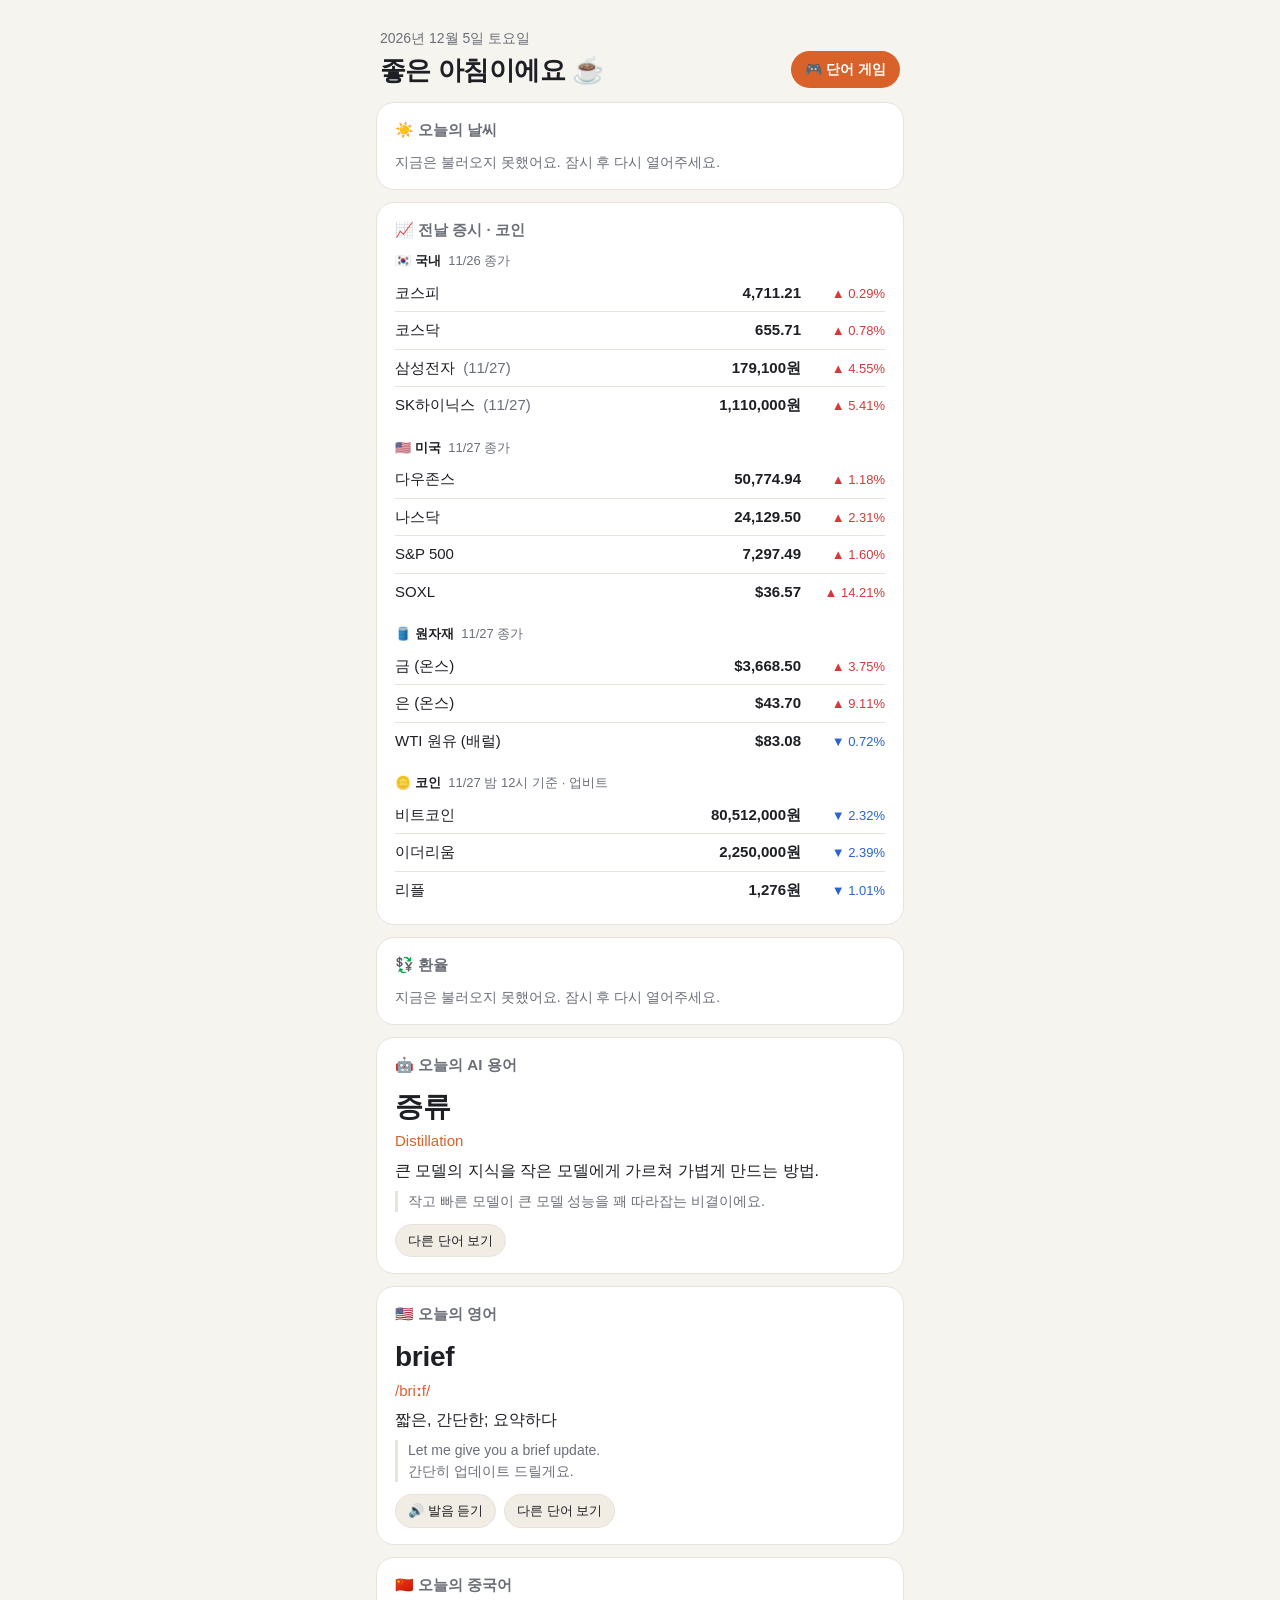
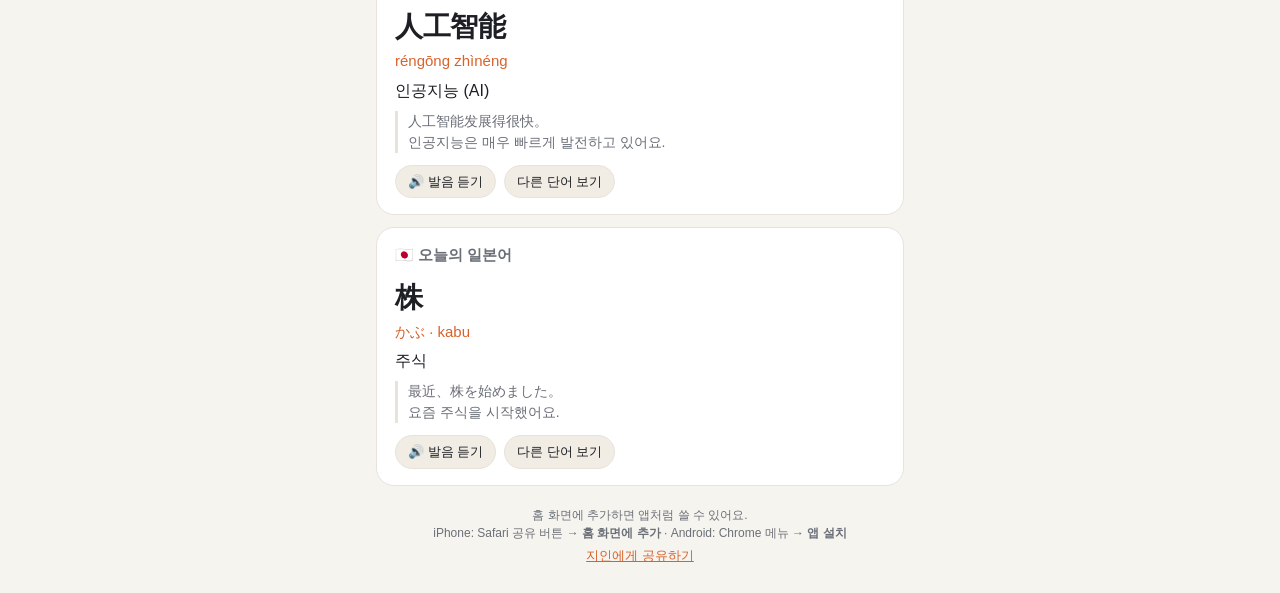
<file: index.html>
<!doctype html>
<html lang="ko">
<head>
  <meta charset="utf-8">
  <meta name="viewport" content="width=device-width, initial-scale=1, viewport-fit=cover">
  <title>모닝 브리핑</title>
  <meta name="description" content="오늘의 날씨, 전날 증시 종가, 환율, 그리고 오늘의 단어">
  <meta name="theme-color" content="#f6f4ef" media="(prefers-color-scheme: light)">
  <meta name="theme-color" content="#16181d" media="(prefers-color-scheme: dark)">
  <link rel="manifest" href="manifest.json">
  <link rel="icon" href="icons/icon-192.png">
  <link rel="apple-touch-icon" href="icons/icon-180.png">
  <meta name="apple-mobile-web-app-capable" content="yes">
  <meta name="apple-mobile-web-app-title" content="모닝 브리핑">
  <link rel="stylesheet" href="style.css">
</head>
<body>
  <div id="inapp" class="inapp" hidden>
    <p><b><span id="inapp-name">앱</span> 안에서 열려 있어요.</b><br>
    발음 듣기·홈 화면 추가는 기본 브라우저에서 돼요.</p>
    <button id="inapp-open">브라우저로 열기</button>
  </div>

  <header class="top">
    <p class="date" id="today"></p>
    <div class="top-row">
      <h1 id="greeting">좋은 아침이에요</h1>
      <a class="game-btn" href="game.html">🎮 단어 게임</a>
    </div>
  </header>

  <main>
    <section class="card" id="weather">
      <h2>☀️ 오늘의 날씨</h2>
      <div class="body"><p class="muted">불러오는 중…</p></div>
    </section>

    <section class="card" id="market">
      <h2>📈 전날 증시 · 코인</h2>
      <div class="body"><p class="muted">불러오는 중…</p></div>
    </section>

    <section class="card" id="fx">
      <h2>💱 환율</h2>
      <div class="body"><p class="muted">불러오는 중…</p></div>
    </section>

    <section class="card word" id="w-ai" data-set="ai_terms">
      <h2>🤖 오늘의 AI 용어</h2>
      <div class="body"></div>
    </section>

    <section class="card word" id="w-en" data-set="en" data-lang="en-US">
      <h2>🇺🇸 오늘의 영어</h2>
      <div class="body"></div>
    </section>

    <section class="card word" id="w-zh" data-set="zh" data-lang="zh-CN">
      <h2>🇨🇳 오늘의 중국어</h2>
      <div class="body"></div>
    </section>

    <section class="card word" id="w-ja" data-set="ja" data-lang="ja-JP">
      <h2>🇯🇵 오늘의 일본어</h2>
      <div class="body"></div>
    </section>
  </main>

  <footer>
    <p id="install-hint" class="muted">
      홈 화면에 추가하면 앱처럼 쓸 수 있어요.<br>
      iPhone: Safari 공유 버튼 → <b>홈 화면에 추가</b> · Android: Chrome 메뉴 → <b>앱 설치</b>
    </p>
    <button id="share" class="link">지인에게 공유하기</button>
  </footer>

  <script src="app.js"></script>
</body>
</html>
</file>
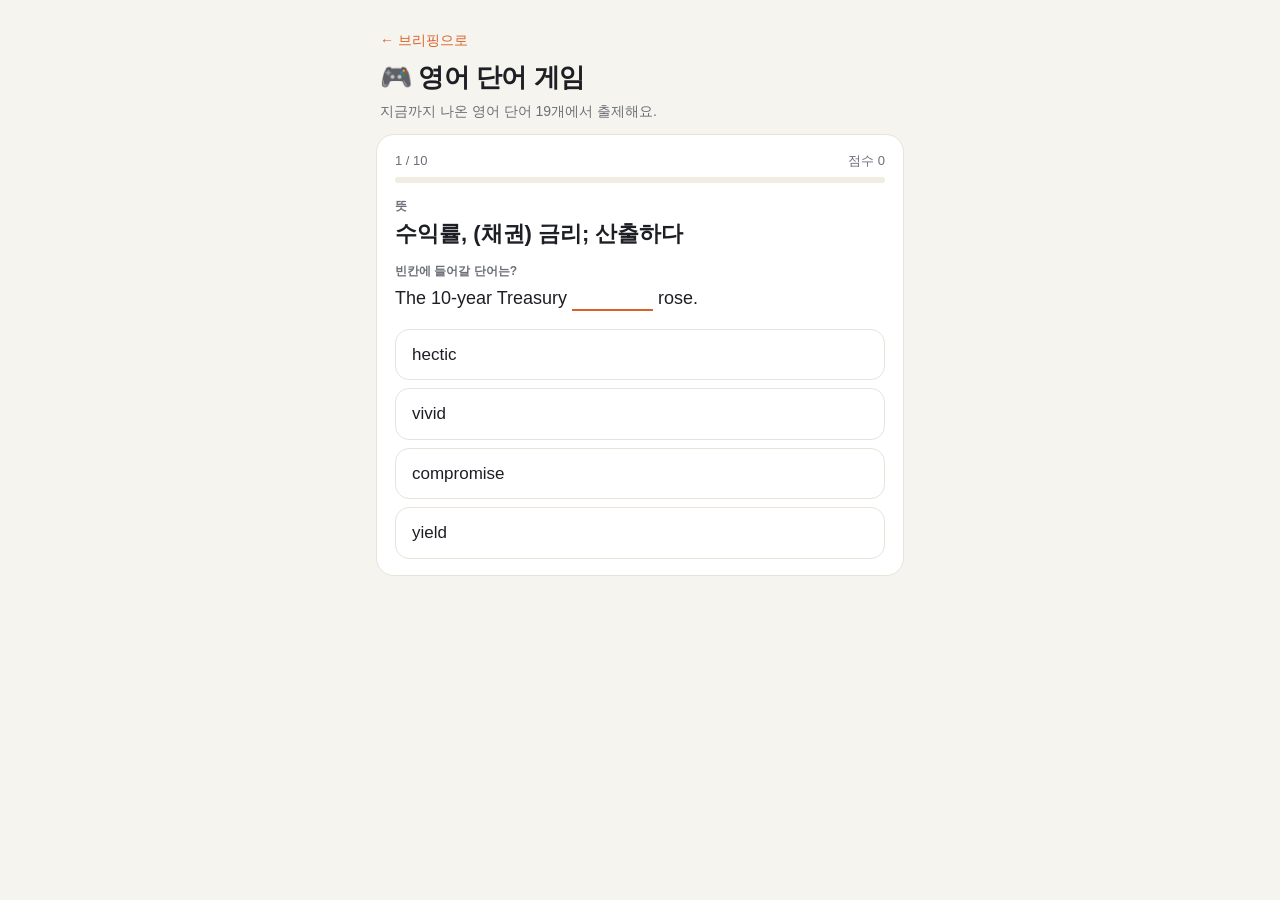
<file: game.html>
<!doctype html>
<html lang="ko">
<head>
  <meta charset="utf-8">
  <meta name="viewport" content="width=device-width, initial-scale=1, viewport-fit=cover">
  <title>단어 게임</title>
  <meta name="description" content="지금까지 나온 영어 단어로 푸는 빈칸 퀴즈">
  <meta name="theme-color" content="#f6f4ef" media="(prefers-color-scheme: light)">
  <meta name="theme-color" content="#16181d" media="(prefers-color-scheme: dark)">
  <link rel="manifest" href="manifest.json">
  <link rel="icon" href="icons/icon-192.png">
  <link rel="apple-touch-icon" href="icons/icon-180.png">
  <link rel="stylesheet" href="style.css">
</head>
<body>
  <header class="top game-top">
    <a class="back" href="./">← 브리핑으로</a>
    <h1>🎮 영어 단어 게임</h1>
    <p class="muted" id="pool-note"></p>
  </header>

  <main>
    <section class="card" id="game">
      <div class="body"><p class="muted">불러오는 중…</p></div>
    </section>
  </main>

  <script src="game.js"></script>
</body>
</html>
</file>
<file: style.css>
:root {
  --bg: #f6f4ef;
  --card: #ffffff;
  --text: #1d1f24;
  --muted: #6b6f78;
  --line: #e7e3da;
  --accent: #d9622b;
  --up: #d23b3b;
  --down: #2a63d4;
  --chip: #f1ede4;
  --ok: #1f8a4c;
  --ok-bg: #e3f4e9;
  --no: #c93a3a;
  --no-bg: #fbe6e4;
}
@media (prefers-color-scheme: dark) {
  :root {
    --ok: #5fd08f;
    --ok-bg: #1d3a2a;
    --no: #ff7b72;
    --no-bg: #44221f;
    --bg: #16181d;
    --card: #20232a;
    --text: #eceef2;
    --muted: #9aa0ab;
    --line: #2f333c;
    --accent: #f08a50;
    --up: #ff6b6b;
    --down: #6c9bff;
    --chip: #2a2e36;
  }
}

* { box-sizing: border-box; }
html { -webkit-text-size-adjust: 100%; }
body {
  margin: 0;
  background: var(--bg);
  color: var(--text);
  font-family: -apple-system, BlinkMacSystemFont, "Apple SD Gothic Neo", "Pretendard", "Noto Sans KR", "Malgun Gothic", sans-serif;
  line-height: 1.5;
  padding: env(safe-area-inset-top) 16px calc(24px + env(safe-area-inset-bottom));
  max-width: 560px;
  margin-inline: auto;
}

.inapp {
  display: flex; align-items: center; gap: 12px;
  margin-top: 12px; padding: 12px 14px; border-radius: 14px;
  background: var(--accent); color: #fff; font-size: 13px; line-height: 1.4;
}
.inapp[hidden] { display: none; }
.inapp p { margin: 0; flex: 1; }
.inapp button { background: #fff; color: var(--accent); border: 0; font-weight: 700; white-space: nowrap; }

.top { padding: 28px 4px 12px; }
.date { margin: 0; color: var(--muted); font-size: 14px; }
h1 { margin: 2px 0 0; font-size: 26px; letter-spacing: -0.02em; }

main { display: grid; gap: 12px; }

.card {
  background: var(--card);
  border: 1px solid var(--line);
  border-radius: 18px;
  padding: 16px 18px;
}
.card h2 { margin: 0 0 10px; font-size: 15px; color: var(--muted); font-weight: 600; }
.muted { color: var(--muted); margin: 0; font-size: 14px; }

/* weather */
.cities { display: grid; grid-template-columns: repeat(3, 1fr); gap: 8px; }
.city { background: var(--chip); border-radius: 14px; padding: 10px 8px; text-align: center; }
.city .name { font-size: 13px; color: var(--muted); }
.city .icon { font-size: 26px; line-height: 1.2; }
.city .temp { font-size: 22px; font-weight: 700; }
.city .range { font-size: 12px; color: var(--muted); }
.city .rain { font-size: 12px; }

/* market */
.mgroup { margin: 4px 0 4px; font-size: 13px; font-weight: 600; }
.mgroup + .mlist + .mgroup { margin-top: 14px; }
.mdate { color: var(--muted); font-weight: 400; margin-left: 4px; }
.mlist { list-style: none; margin: 0; padding: 0; }
.mlist li {
  display: grid; grid-template-columns: 1fr auto 76px; gap: 8px; align-items: baseline;
  padding: 7px 0; border-top: 1px solid var(--line);
}
.mlist li:first-child { border-top: 0; }
.mname { font-size: 15px; }
.mval { font-size: 15px; font-weight: 600; font-variant-numeric: tabular-nums; text-align: right; }
.mchg { font-size: 13px; text-align: right; font-variant-numeric: tabular-nums; color: var(--muted); }
.mchg.up { color: var(--up); }
.mchg.down { color: var(--down); }
.stamp { margin-top: 8px; font-size: 12px; color: var(--muted); }

/* fx */
.fx-grid { display: grid; grid-template-columns: repeat(2, 1fr); gap: 8px; }
.fx-item { background: var(--chip); border-radius: 14px; padding: 10px 12px; }
.fx-item .cur { font-size: 13px; color: var(--muted); }
.fx-item .val { font-size: 20px; font-weight: 700; font-variant-numeric: tabular-nums; }

/* words */
.term { font-size: 28px; font-weight: 700; letter-spacing: -0.01em; margin: 0; }
.reading { color: var(--accent); font-size: 15px; margin: 2px 0 6px; }
.meaning { font-size: 16px; margin: 0 0 8px; }
.example { font-size: 14px; color: var(--muted); border-left: 3px solid var(--line); padding-left: 10px; margin: 0; }
.example .ko { display: block; }
.actions { display: flex; gap: 8px; margin-top: 12px; }
button {
  font: inherit; font-size: 13px;
  border: 1px solid var(--line); background: var(--chip); color: var(--text);
  border-radius: 999px; padding: 6px 12px; cursor: pointer;
}
button:active { transform: scale(0.97); }
button.link { background: none; border: 0; color: var(--accent); text-decoration: underline; padding: 4px; }

footer { text-align: center; padding: 20px 8px 0; }
footer .muted { font-size: 12px; }

/* header game button */
.top-row { display: flex; align-items: center; justify-content: space-between; gap: 12px; }
.game-btn {
  flex: none; text-decoration: none; font-size: 14px; font-weight: 700;
  background: var(--accent); color: #fff; border-radius: 999px; padding: 8px 14px;
}

/* word game */
.game-top h1 { margin-top: 6px; }
.game-top .muted { margin-top: 4px; }
.back { color: var(--accent); text-decoration: none; font-size: 14px; }
.g-progress { display: flex; justify-content: space-between; font-size: 13px; color: var(--muted); }
.g-bar { height: 6px; background: var(--chip); border-radius: 999px; margin: 6px 0 14px; overflow: hidden; }
.g-bar i { display: block; height: 100%; background: var(--accent); transition: width .3s; }
.g-label { margin: 0 0 4px; font-size: 12px; color: var(--muted); font-weight: 600; }
.g-meaning { margin: 0 0 14px; font-size: 22px; font-weight: 700; line-height: 1.35; }
.g-sentence { margin: 0 0 16px; font-size: 18px; line-height: 1.6; }
.blank { display: inline-block; min-width: 4.5em; border-bottom: 2px solid var(--accent); color: transparent; line-height: 1.1; }
.g-choices { display: grid; gap: 8px; }
.g-choice {
  width: 100%; text-align: left; font-size: 17px; padding: 12px 16px; border-radius: 14px;
  background: var(--card); border: 1.5px solid var(--line);
}
.g-choice:disabled { cursor: default; opacity: .55; }
.g-choice.correct { background: var(--ok-bg); border-color: var(--ok); color: var(--ok); font-weight: 700; opacity: 1; }
.g-choice.wrong { background: var(--no-bg); border-color: var(--no); color: var(--no); opacity: 1; }
.g-feedback { margin-top: 16px; padding-top: 14px; border-top: 1px solid var(--line); }
.g-result { margin: 0 0 6px; font-size: 16px; font-weight: 700; }
.g-result.ok { color: var(--ok); }
.g-result.no { color: var(--no); }
.g-full { margin: 0 0 4px; font-size: 16px; }
.hl { color: var(--accent); }
button.primary { background: var(--accent); border-color: var(--accent); color: #fff; font-weight: 700; }
.btn-link { font-size: 13px; color: var(--text); border: 1px solid var(--line); border-radius: 999px; padding: 6px 12px; text-decoration: none; }
.g-score { text-align: center; padding: 8px 0 16px; }
.g-score p { margin: 2px 0; }
.g-big { font-size: 44px; font-weight: 800; }
.g-big span { font-size: 22px; color: var(--muted); font-weight: 600; }
.g-wrong { list-style: none; padding: 0; margin: 0 0 8px; }
.g-wrong li { padding: 8px 0; border-top: 1px solid var(--line); font-size: 14px; }
.g-wrong li:first-child { border-top: 0; }
</file>
